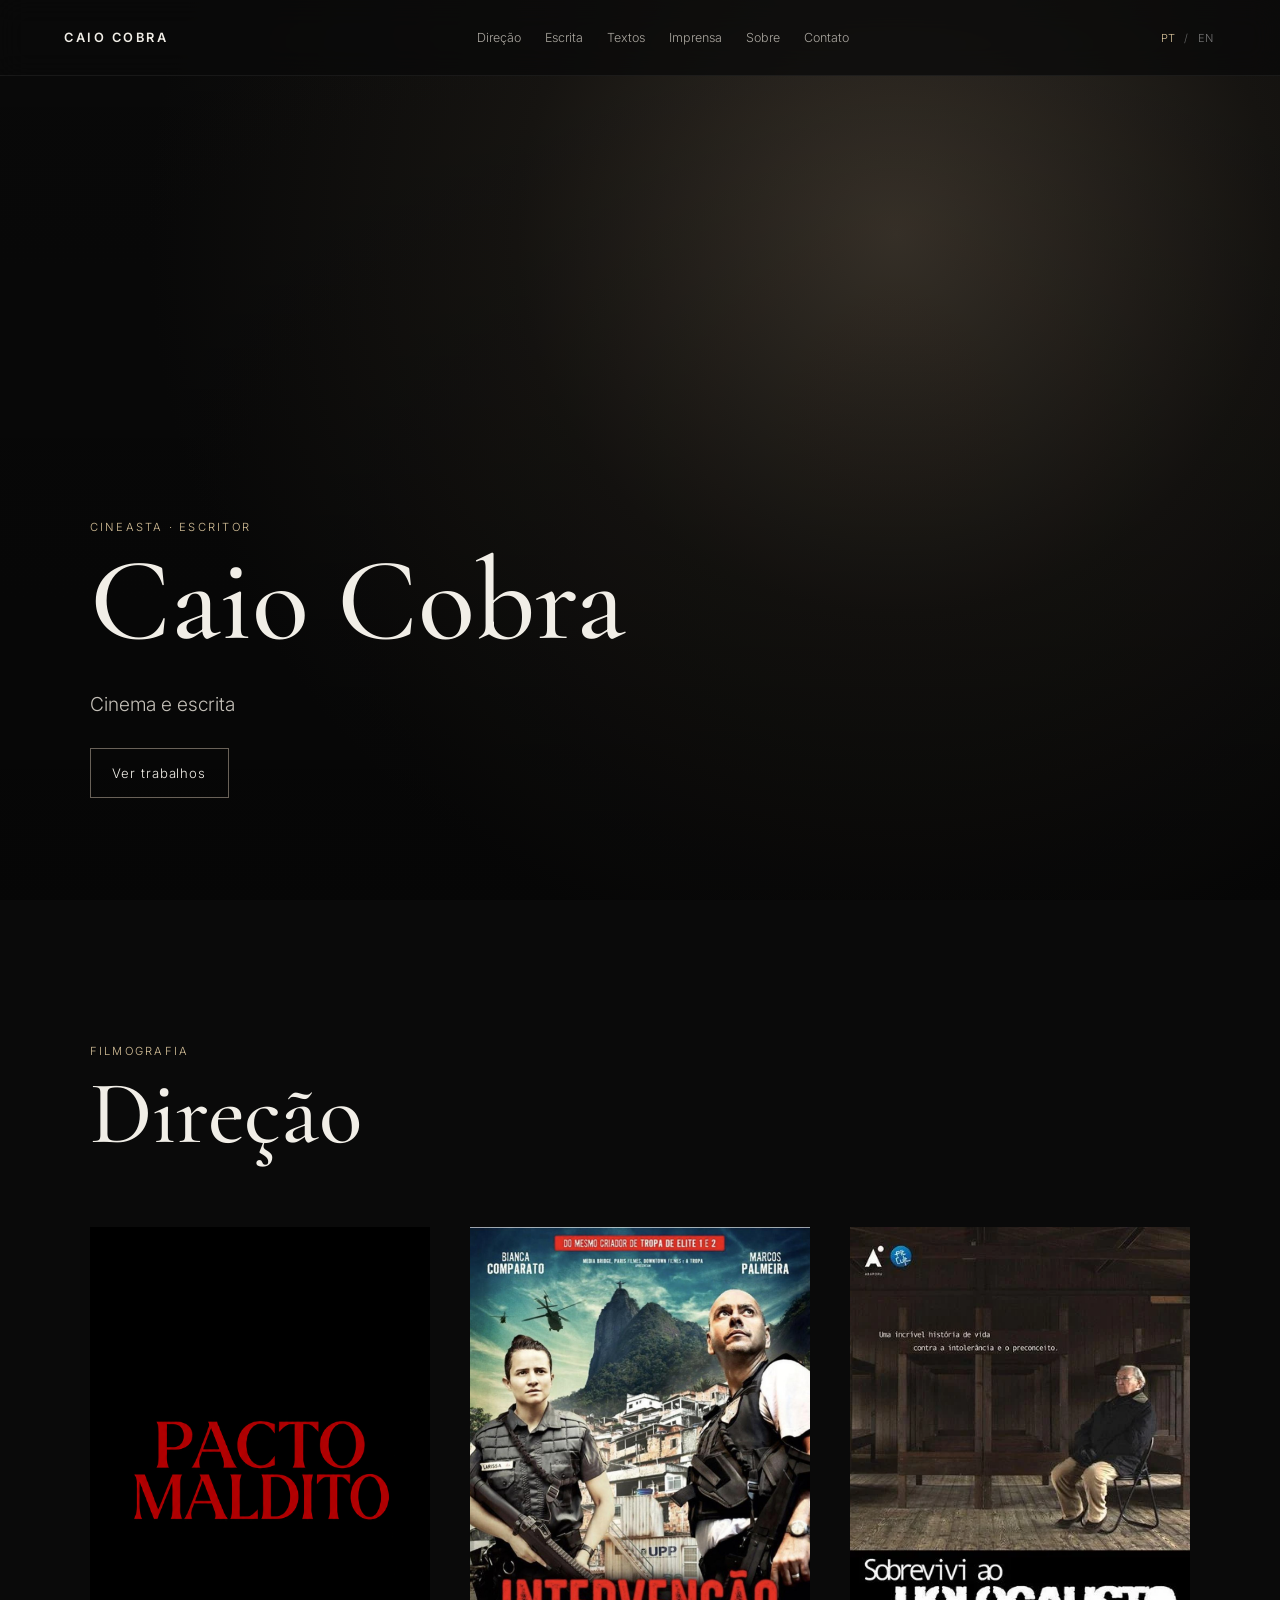
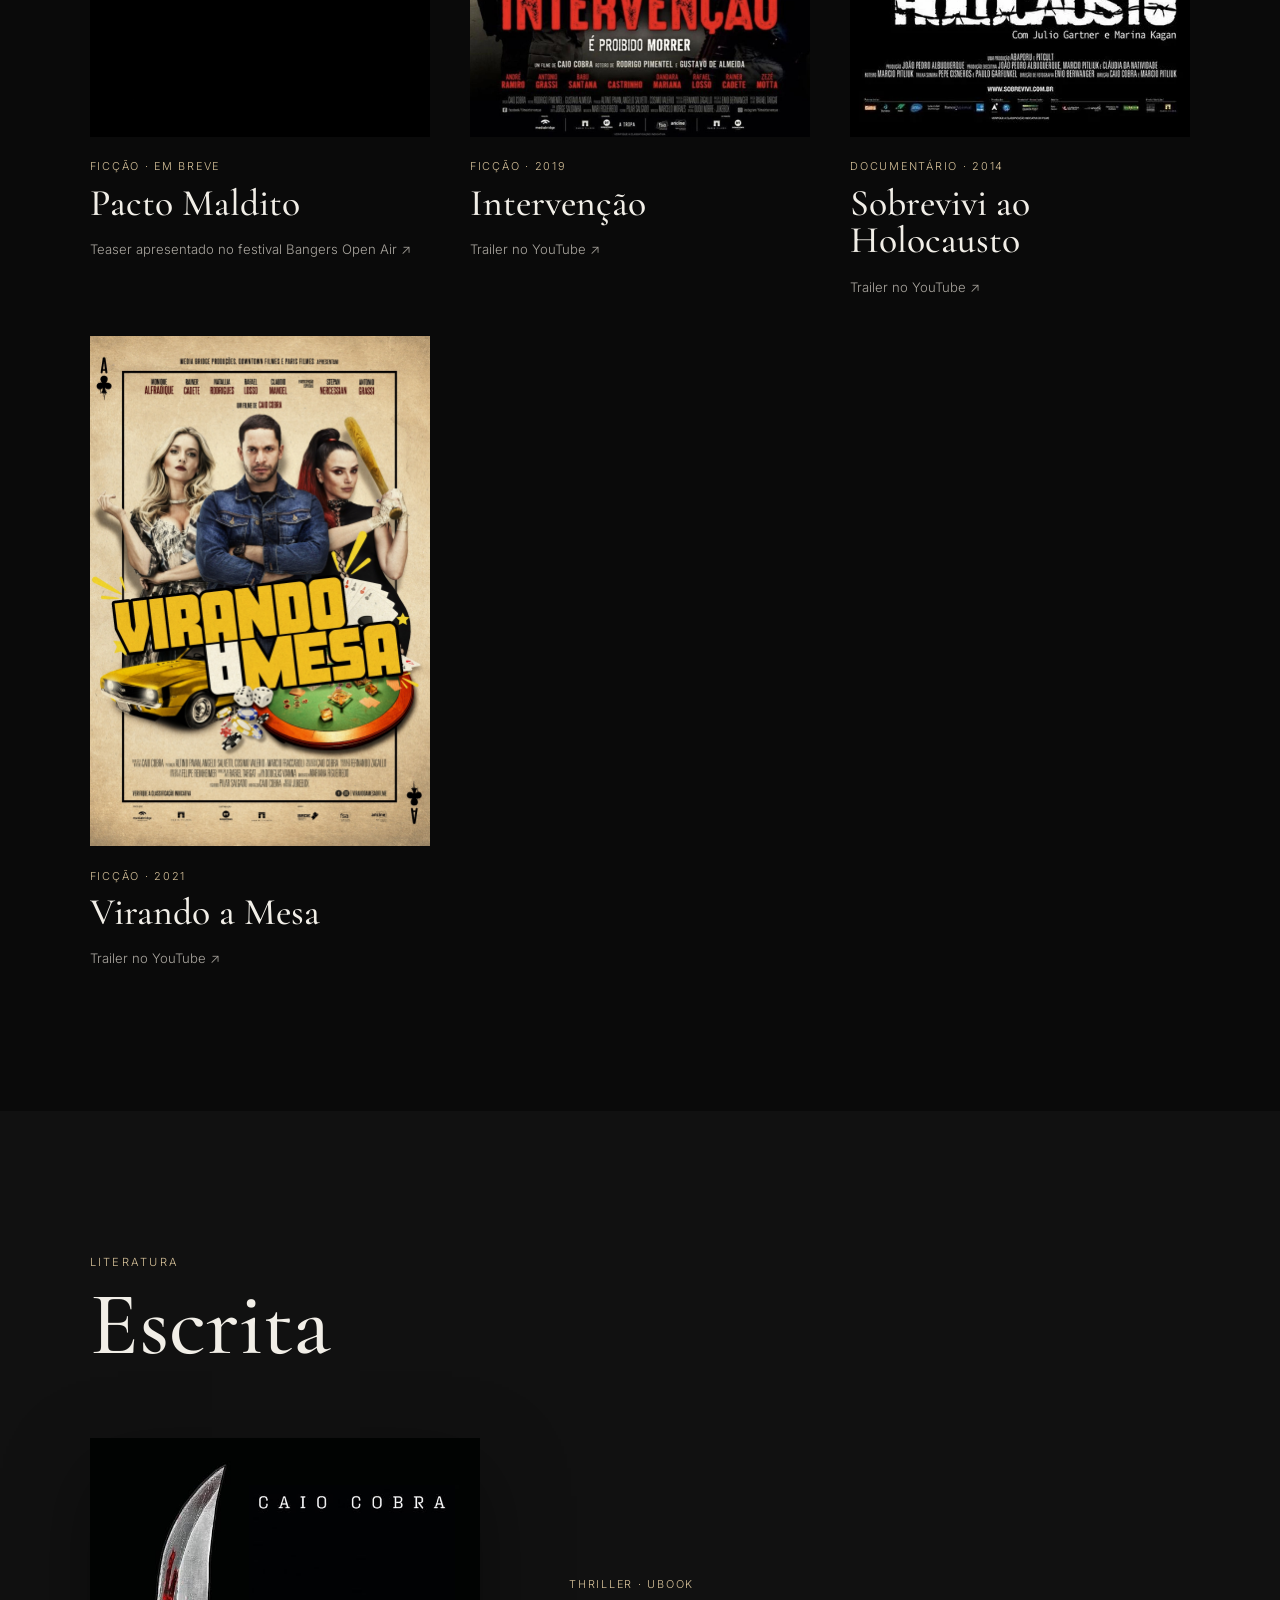
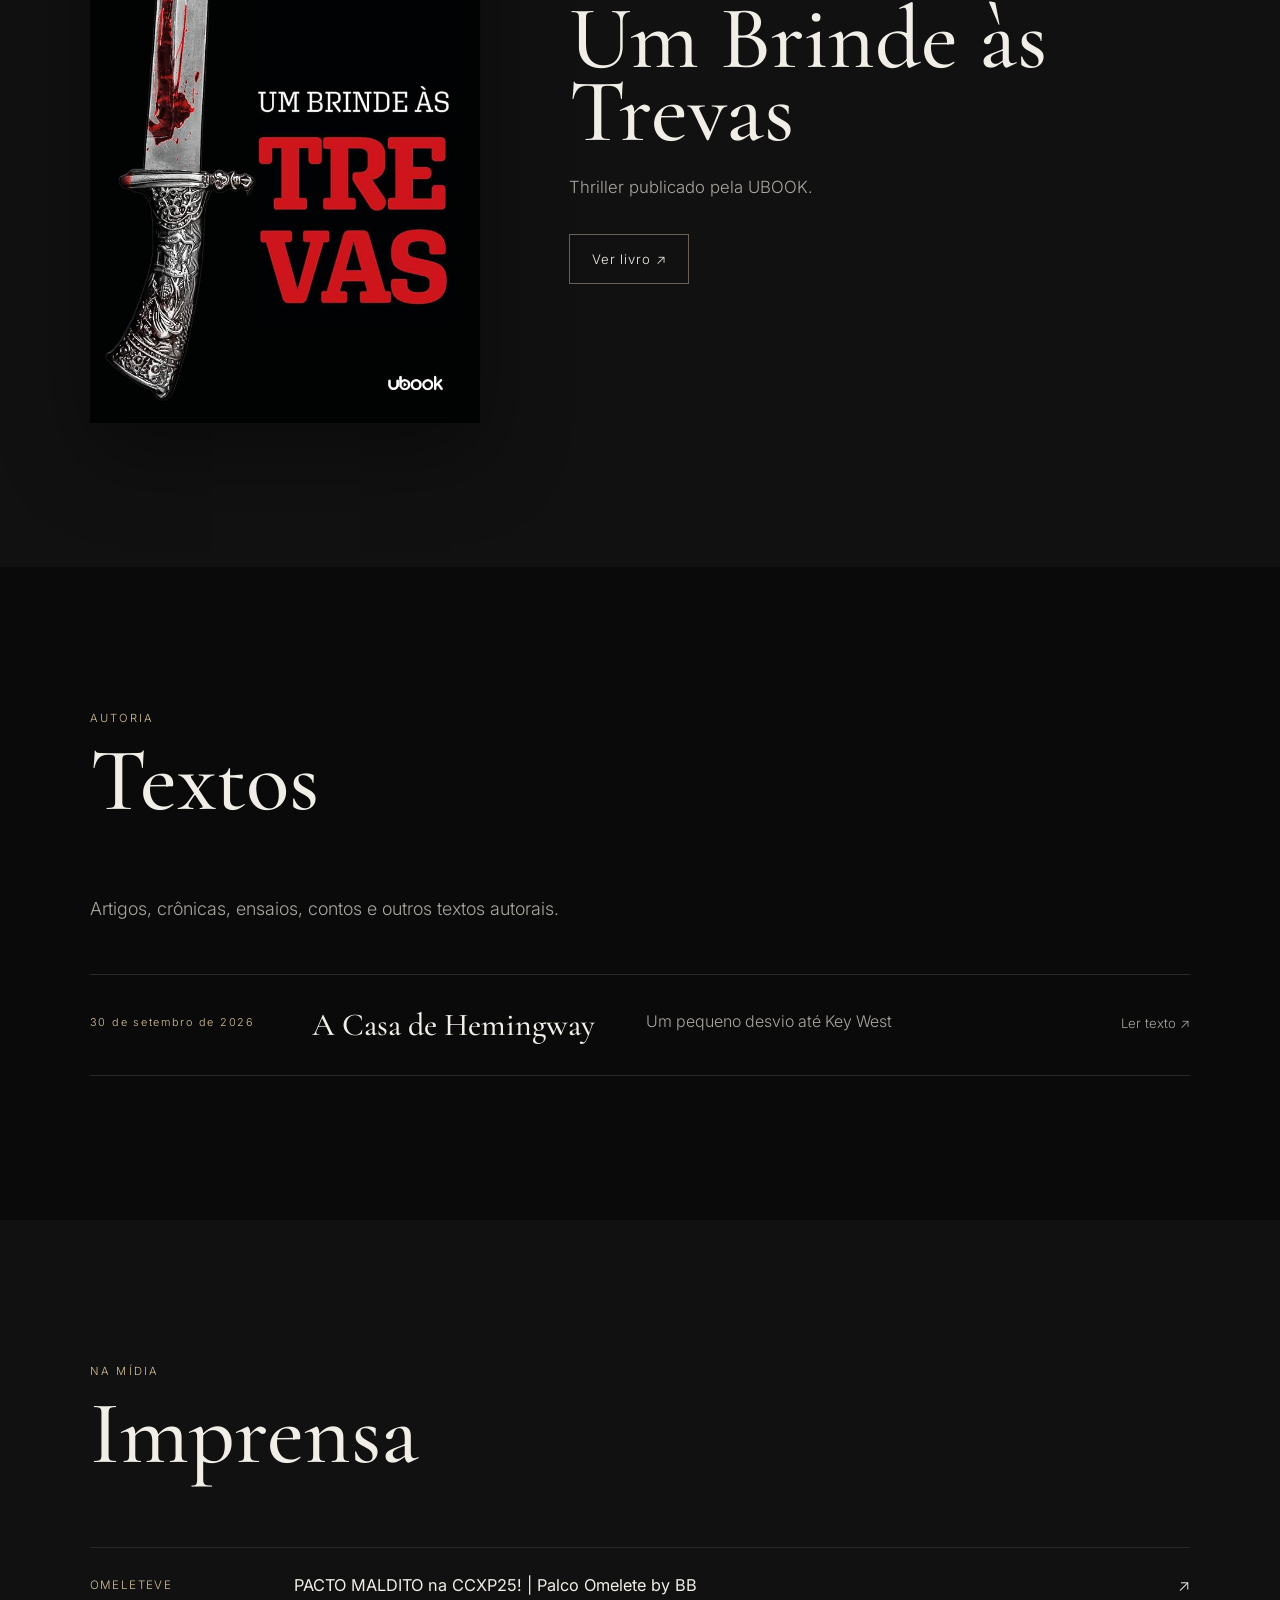
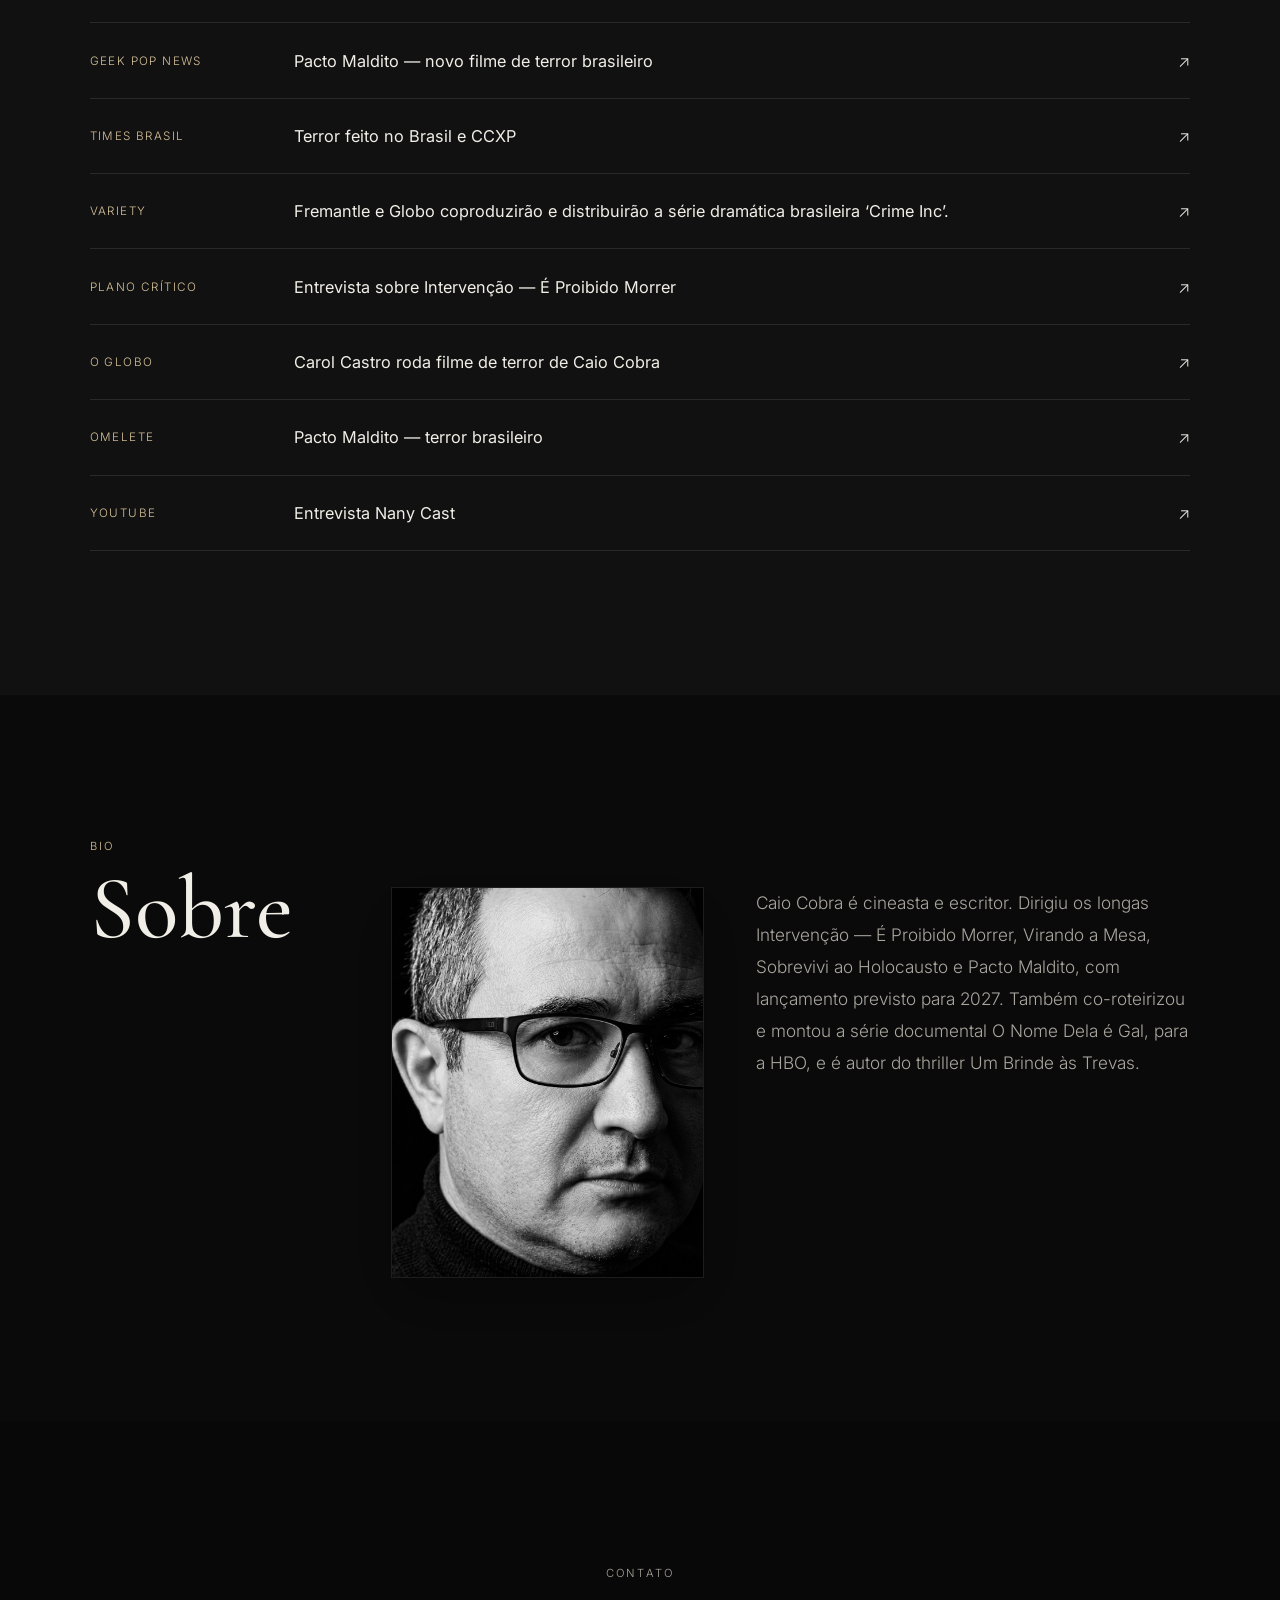
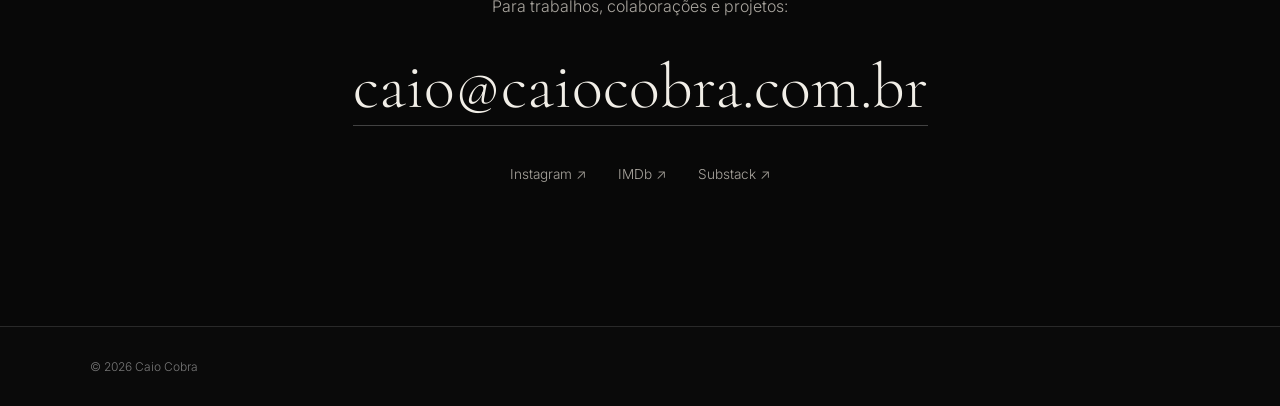
<file: index.html>
<!doctype html>
<html lang="pt-BR">
<head>
  <meta charset="utf-8">
  <meta name="viewport" content="width=device-width, initial-scale=1">
  <meta name="description" content="Portfólio de Caio Cobra">
  <title>Caio Cobra — Cinema e escrita</title>
  <link rel="preconnect" href="https://fonts.googleapis.com">
  <link rel="preconnect" href="https://fonts.gstatic.com" crossorigin>
  <link href="https://fonts.googleapis.com/css2?family=Cormorant+Garamond:wght@400;500;600&family=Inter:wght@300;400;500;600&display=swap" rel="stylesheet">
  <link rel="stylesheet" href="style.css">
  <!-- Google tag (gtag.js) -->
<script async src="https://www.googletagmanager.com/gtag/js?id=G-V5NHCP0PSE"></script>
<script>
  window.dataLayer = window.dataLayer || [];
  function gtag(){dataLayer.push(arguments);}
  gtag('js', new Date());

  gtag('config', 'G-V5NHCP0PSE');
</script>
</head>
<body>
<header class="site-header">
  <a class="logo" id="site-logo" href="#inicio">CAIO COBRA</a>
  <div class="header-actions">
    <div class="lang-switch" aria-label="Idioma / Language">
      <button class="lang-btn active" type="button" data-lang-select="pt">PT</button>
      <span>/</span>
      <button class="lang-btn" type="button" data-lang-select="en">EN</button>
    </div>
    <button class="menu-toggle" aria-label="Abrir menu" aria-expanded="false">☰</button>
  </div>
  <nav class="nav" id="main-nav"></nav>
</header>

<main>
  <section class="hero" id="inicio">
    <div class="hero-shade"></div>
    <div class="hero-content" id="hero-content"></div>
  </section>

  <section class="section" id="direcao">
    <div class="section-heading" id="films-heading"></div>
    <div class="films" id="films-list"></div>
  </section>

  <section class="section section-alt" id="escrita">
    <div class="section-heading" id="writing-heading"></div>
    <div id="writing-list"></div>
  </section>

  <section class="section" id="textos">
    <div class="section-heading" id="texts-heading"></div>
    <div class="texts-intro" id="texts-intro"></div>
    <div class="editorial-list" id="texts-list"></div>
  </section>

  <section class="section section-alt" id="imprensa">
    <div class="section-heading" id="press-heading"></div>
    <div class="press-list" id="press-list"></div>
  </section>

  <section class="section about" id="sobre">
    <div class="section-heading" id="about-heading"></div>
    <div class="about-portrait" id="about-portrait"></div>
    <div class="about-copy" id="about-copy"></div>
  </section>

  <section class="contact" id="contato">
    <div id="contact-content"></div>
  </section>
</main>

<footer><span>© <span id="year"></span> <span id="footer-name">Caio Cobra</span></span></footer>
<script src="script.js"></script>
</body>
</html>
</file>
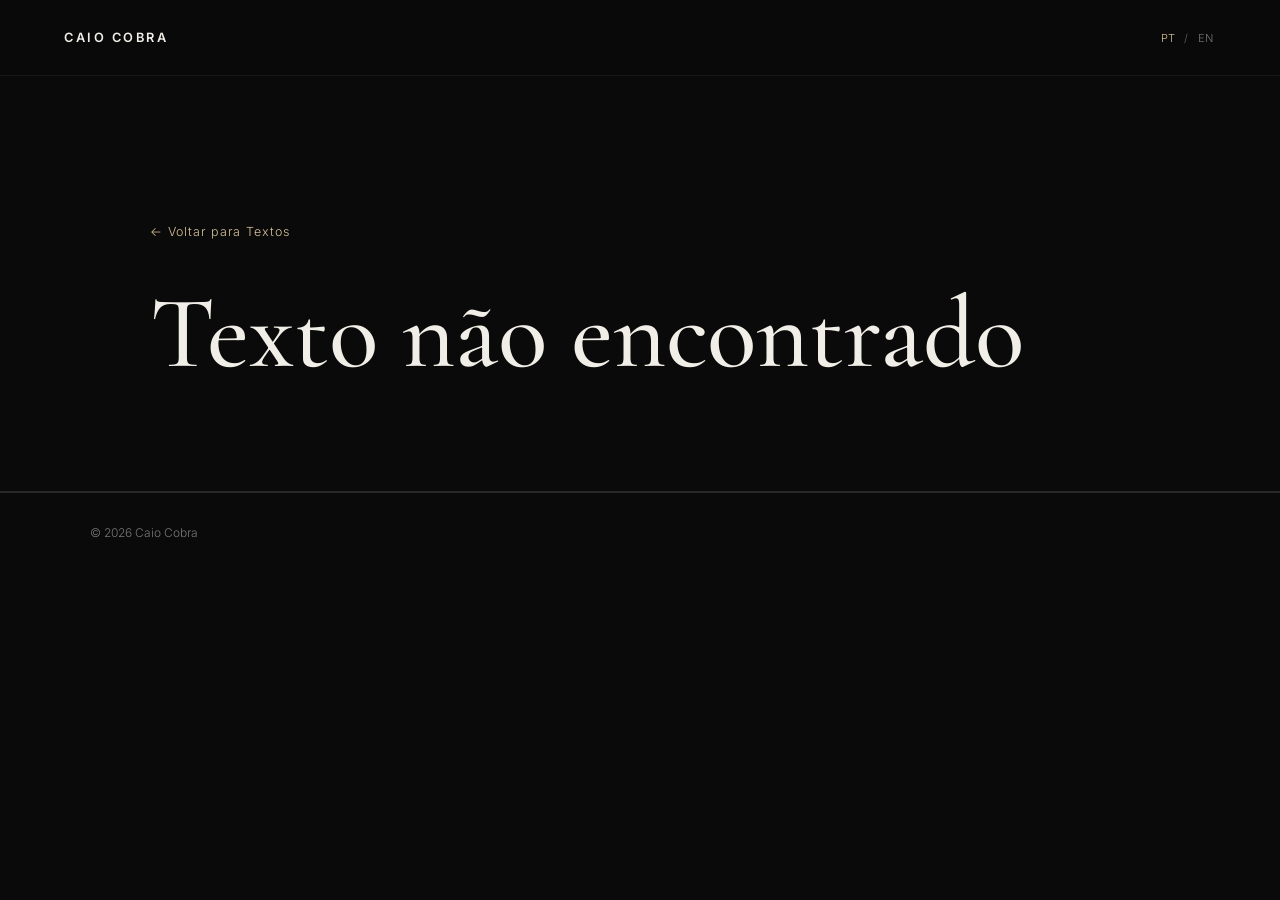
<file: textos/texto.html>
<!doctype html>
<html lang="pt-BR">
<head>
  <meta charset="utf-8">
  <meta name="viewport" content="width=device-width, initial-scale=1">
  <title>Texto — Caio Cobra</title>
  <link rel="preconnect" href="https://fonts.googleapis.com">
  <link rel="preconnect" href="https://fonts.gstatic.com" crossorigin>
  <link href="https://fonts.googleapis.com/css2?family=Cormorant+Garamond:wght@400;500;600&family=Inter:wght@300;400;500;600&display=swap" rel="stylesheet">
  <link rel="stylesheet" href="../style.css">
  <!-- Google tag (gtag.js) -->
<script async src="https://www.googletagmanager.com/gtag/js?id=G-V5NHCP0PSE"></script>
<script>
  window.dataLayer = window.dataLayer || [];
  function gtag(){dataLayer.push(arguments);}
  gtag('js', new Date());

  gtag('config', 'G-V5NHCP0PSE');
</script>
</head>
<body data-base="../">
<header class="site-header">
  <a class="logo" href="../index.html">CAIO COBRA</a>
  <div class="header-actions">
    <div class="lang-switch">
      <button class="lang-btn active" data-lang-select="pt">PT</button><span>/</span>
      <button class="lang-btn" data-lang-select="en">EN</button>
    </div>
  </div>
</header>
<main class="article-page" id="article-root"></main>
<footer><span>© <span id="year"></span> Caio Cobra</span></footer>
<script src="../script.js"></script>
</body>
</html>
</file>
<file: style.css>
*{box-sizing:border-box}
:root{--bg:#0a0a0a;--bg2:#111;--text:#f1eee7;--muted:#aaa69f;--accent:#d7c29a;--line:#292929}
html{scroll-behavior:smooth}
body{margin:0;background:var(--bg);color:var(--text);font-family:Inter,Arial,sans-serif;font-weight:300}
img{display:block;max-width:100%}
a{color:inherit;text-decoration:none}
.site-header{position:fixed;z-index:50;top:0;left:0;right:0;height:76px;padding:0 5vw;display:flex;align-items:center;justify-content:space-between;background:rgba(10,10,10,.76);backdrop-filter:blur(14px);border-bottom:1px solid rgba(255,255,255,.06)}
.logo{font-size:.8rem;letter-spacing:.2em;font-weight:600}
.nav{display:flex;gap:1.5rem}
.nav a{font-size:.78rem;color:var(--muted)}
.nav a:hover{color:var(--text)}
.header-actions{display:flex;align-items:center;gap:1.1rem;order:3}
.lang-switch{display:flex;align-items:center;gap:.35rem;font-size:.69rem;letter-spacing:.08em;color:#666}
.lang-btn{border:0;background:none;color:#777;padding:.2rem;cursor:pointer;font:inherit}
.lang-btn.active,.lang-btn:hover{color:var(--accent)}
.menu-toggle{display:none;color:var(--text);background:none;border:0;font-size:1.35rem}
.hero{min-height:100vh;position:relative;display:flex;align-items:flex-end;padding:12rem 7vw 8vw;background:radial-gradient(circle at 70% 26%,#3b342b 0,#171512 34%,#090909 67%)}
.hero-shade{position:absolute;inset:0;background:linear-gradient(180deg,rgba(0,0,0,.02),rgba(0,0,0,.32))}
.hero-content{position:relative;z-index:1}
.eyebrow{color:var(--accent);font-size:.7rem;letter-spacing:.2em;margin:0 0 1rem}
h1,h2,h3{font-family:"Cormorant Garamond",Georgia,serif;font-weight:500}
h1{font-size:clamp(4rem,9.2vw,9rem);line-height:.86;margin:0 0 2.5rem;white-space:nowrap}
.hero-text{color:#c3bfb7;font-size:1.2rem;margin:0 0 2rem}
.button{display:inline-block;border:1px solid #696158;padding:1rem 1.35rem;font-size:.82rem;letter-spacing:.07em}
.button:hover{background:var(--text);color:var(--bg)}
.section{padding:9rem 7vw}
.section-alt{background:var(--bg2)}
.section-heading{margin-bottom:4.5rem}
.section-heading h2,.contact h2{font-size:clamp(3.6rem,7vw,6.4rem);line-height:.9;margin:0}
.films{display:grid;grid-template-columns:repeat(3,minmax(0,1fr));gap:2.5rem}
.poster-link{position:relative;display:block;overflow:hidden;background:#151515;aspect-ratio:2/3}
.poster-link img{width:100%;height:100%;object-fit:cover;transition:transform .45s ease,filter .45s ease}
.poster-link:hover img{transform:scale(1.025);filter:brightness(.68)}
.watch{position:absolute;left:50%;top:50%;transform:translate(-50%,-50%);padding:.8rem 1rem;border:1px solid rgba(255,255,255,.7);opacity:0;transition:opacity .25s;white-space:nowrap}
.poster-link:hover .watch{opacity:1}
.film-info{padding-top:1.4rem}
.meta{font-size:.68rem;letter-spacing:.16em;color:var(--accent);margin:0 0 .7rem}
.film-info h3{font-size:2.35rem;line-height:1;margin:0 0 1rem}
.text-link{font-size:.82rem;color:var(--muted)}
.text-link:hover{color:var(--text)}
.book{display:grid;grid-template-columns:minmax(220px,390px) 1fr;gap:7vw;align-items:center}
.book-cover img{width:100%;box-shadow:0 30px 80px rgba(0,0,0,.38)}
.book-copy{max-width:630px}
.book-copy h3{font-size:clamp(3.5rem,7vw,6.5rem);line-height:.82;margin:.2rem 0 1.5rem}
.book-copy p:not(.meta){font-size:1.05rem;color:var(--muted);line-height:1.7}
.button-small{margin-top:1rem}
.texts-intro{max-width:700px;color:var(--muted);font-size:1.12rem;line-height:1.8;margin-bottom:3rem}
.editorial-list{border-top:1px solid var(--line)}
.editorial-card{display:grid;grid-template-columns:190px minmax(220px,1fr) 1.3fr 120px;gap:2rem;align-items:start;padding:2.1rem 0;border-bottom:1px solid var(--line)}
.editorial-card .meta{padding-top:.45rem}
.editorial-card h3{font-size:2rem;line-height:1.05;margin:0}
.editorial-card p:not(.meta){color:var(--muted);line-height:1.65;margin:0}
.editorial-card .text-link{padding-top:.45rem;text-align:right}
.press-list{border-top:1px solid var(--line)}
.press-list a{display:grid;grid-template-columns:180px 1fr 30px;gap:1.5rem;align-items:center;padding:1.7rem 0;border-bottom:1px solid var(--line)}
.press-list a span{color:var(--accent);font-size:.73rem;letter-spacing:.12em;text-transform:uppercase}
.press-list a strong{font-weight:400;font-size:1.02rem}
.press-list a b{text-align:right;font-weight:300}
.press-list a:hover strong{color:var(--accent)}
.about{display:grid;grid-template-columns:minmax(180px,.72fr) minmax(280px,.9fr) 1.25fr;gap:4vw;align-items:start}
.about-portrait{padding-top:3rem}
.about-portrait img{width:100%;max-width:390px;aspect-ratio:4/5;object-fit:cover;object-position:center 18%;filter:grayscale(100%);border:1px solid rgba(255,255,255,.08);box-shadow:0 20px 60px rgba(0,0,0,.35)}
.about-copy{padding-top:3rem;max-width:780px}
.about-copy p{color:var(--muted);font-size:1.08rem;line-height:1.85;margin:0 0 1.5rem}
.contact{text-align:center;padding:9rem 7vw;background:#080808}
.contact p{color:var(--muted)}
.contact-mail{display:inline-block;margin:1rem 0 2.5rem;font-family:"Cormorant Garamond",Georgia,serif;font-size:clamp(2.1rem,5vw,4.7rem);border-bottom:1px solid #424242}
.socials{display:flex;justify-content:center;gap:2rem;color:var(--muted);font-size:.85rem}
.socials a:hover{color:var(--text)}
footer{padding:2rem 7vw;border-top:1px solid var(--line);color:#777;font-size:.75rem}

/* páginas de texto */
.article-page{padding-top:76px}
.article-header{padding:9rem 7vw 5rem;border-bottom:1px solid var(--line)}
.article-header-inner{max-width:980px;margin:0 auto}
.article-header h1{white-space:normal;font-size:clamp(3.8rem,8vw,7.8rem);line-height:.9;margin:1rem 0 2rem}
.article-deck{max-width:760px;color:var(--muted);font-size:1.18rem;line-height:1.75}
.article-image{max-width:1120px;margin:5rem auto 0;padding:0 2rem}
.article-image img{display:block;width:100%;height:auto;max-height:78vh;object-fit:contain;background:#0b0b0b}
.article-body{max-width:760px;margin:0 auto;padding:5rem 2rem 8rem}
.article-body p{font-family:"Cormorant Garamond",Georgia,serif;font-size:1.45rem;line-height:1.8;color:#d7d3cb}
.article-placeholder{padding:2rem 0;border-top:1px solid var(--line);border-bottom:1px solid var(--line);color:var(--muted);font-family:Inter,Arial,sans-serif!important;font-size:.95rem!important}
.back-link{display:inline-block;margin-bottom:2rem;color:var(--accent);font-size:.78rem;letter-spacing:.08em}
.article-share{margin-top:5rem;padding-top:2rem;border-top:1px solid var(--line);font-family:Inter,Arial,sans-serif}
.article-share-label{margin:0 0 1rem!important;color:var(--accent)!important;font-family:Inter,Arial,sans-serif!important;font-size:.68rem!important;line-height:1.4!important;letter-spacing:.16em;text-transform:uppercase}
.article-share-actions{display:flex;flex-wrap:wrap;gap:.75rem}
.article-share-button,.article-copy-button{appearance:none;border:1px solid #696158;background:transparent;color:var(--text);padding:.85rem 1.1rem;cursor:pointer;font:inherit;font-size:.78rem;letter-spacing:.05em;transition:background .2s ease,color .2s ease,border-color .2s ease}
.article-share-button:hover,.article-copy-button:hover{background:var(--text);color:var(--bg);border-color:var(--text)}
.article-share-button:focus-visible,.article-copy-button:focus-visible{outline:2px solid var(--accent);outline-offset:3px}
.article-share-feedback{min-height:1.2em;margin:.9rem 0 0!important;color:var(--muted)!important;font-family:Inter,Arial,sans-serif!important;font-size:.75rem!important;line-height:1.5!important}

@media(max-width:1100px){
  .nav{gap:1rem}
  .nav a{font-size:.72rem}
  .about{grid-template-columns:1fr 1fr}
  .about .section-heading{grid-column:1/-1}
}
@media(max-width:900px){
  h1{font-size:clamp(3.2rem,13vw,6rem);white-space:nowrap}
  .site-header{padding:0 5vw}
  .header-actions{margin-left:auto}
  .menu-toggle{display:block}
  .nav{display:none;position:absolute;top:76px;left:0;right:0;background:#0b0b0b;padding:1.8rem 5vw;flex-direction:column;border-bottom:1px solid var(--line)}
  .nav.open{display:flex}
  .films{grid-template-columns:1fr}
  .film-card{max-width:520px}
  .book{grid-template-columns:1fr}
  .book-cover{max-width:420px}
  .editorial-card{grid-template-columns:1fr;gap:.8rem}
  .editorial-card .text-link{text-align:left}
  .press-list a{grid-template-columns:1fr 28px}
  .press-list a span{grid-column:1/-1}
  .about{grid-template-columns:1fr}
  .about .section-heading{grid-column:auto}
  .about-portrait{padding-top:0;max-width:360px}
  .about-copy{padding-top:0}
  .hero{padding-bottom:12vh}
}
@media(max-width:560px){
  .lang-switch{font-size:.62rem}
  .hero{padding-left:6vw;padding-right:6vw}
  h1{font-size:15vw}
  .section{padding:7rem 6vw}
  .contact-mail{font-size:8vw}
}


.texts-loading,.texts-empty{color:var(--muted);padding:2rem 0;border-top:1px solid var(--line);border-bottom:1px solid var(--line)}
.admin-page{background:#0d0d0d;color:#f1eee7;min-height:100vh;font-family:Inter,Arial,sans-serif}
.admin-shell{max-width:1100px;margin:0 auto;padding:4rem 5vw 8rem}
.admin-top{display:flex;justify-content:space-between;align-items:flex-start;gap:2rem;margin-bottom:3rem}
.admin-top h1{font-size:clamp(3rem,7vw,6rem);margin:0 0 .7rem;white-space:normal}
.admin-top p{color:var(--muted);max-width:700px;line-height:1.65}
.admin-badge{border:1px solid #3a3a3a;padding:.6rem .8rem;font-size:.72rem;color:var(--accent);white-space:nowrap}
.admin-panel{background:#141414;border:1px solid #252525;padding:2rem;margin-bottom:2rem}
.admin-panel h2{font-size:2.3rem;margin:0 0 1.5rem}
.admin-grid{display:grid;grid-template-columns:1fr 1fr;gap:1.2rem}
.admin-field{display:flex;flex-direction:column;gap:.55rem}
.admin-field.full{grid-column:1/-1}
.admin-field label{font-size:.72rem;letter-spacing:.08em;color:var(--accent);text-transform:uppercase}
.admin-field input,.admin-field textarea{width:100%;background:#0c0c0c;color:#f1eee7;border:1px solid #343434;padding:.9rem 1rem;font:inherit}
.admin-field textarea{min-height:110px;resize:vertical;line-height:1.55}
.admin-field textarea.long{min-height:270px}
.admin-actions{display:flex;flex-wrap:wrap;gap:.8rem;margin-top:1.5rem}
.admin-btn{border:1px solid #5e574d;background:transparent;color:#f1eee7;padding:.85rem 1.1rem;cursor:pointer;font:inherit;font-size:.82rem}
.admin-btn:hover{background:#f1eee7;color:#0a0a0a}
.admin-btn.primary{background:var(--accent);color:#111;border-color:var(--accent)}
.admin-btn.danger{border-color:#5e3030;color:#dbaaaa}
.admin-list{display:flex;flex-direction:column}
.admin-item{display:grid;grid-template-columns:1fr auto;gap:1rem;padding:1.2rem 0;border-top:1px solid #282828}
.admin-item:last-child{border-bottom:1px solid #282828}
.admin-item h3{font-family:Inter,Arial,sans-serif;font-size:1rem;margin:0 0 .35rem}
.admin-item p{margin:0;color:var(--muted);font-size:.82rem}
.admin-help{font-size:.9rem;color:var(--muted);line-height:1.7}
.admin-help code{color:var(--accent)}
.admin-status{margin-top:1rem;color:var(--accent);font-size:.85rem}
@media(max-width:760px){.admin-grid{grid-template-columns:1fr}.admin-field.full{grid-column:auto}.admin-top{flex-direction:column}}

.admin-field select{width:100%;background:#0c0c0c;color:#f1eee7;border:1px solid #343434;padding:.9rem 1rem;font:inherit}
</file>
